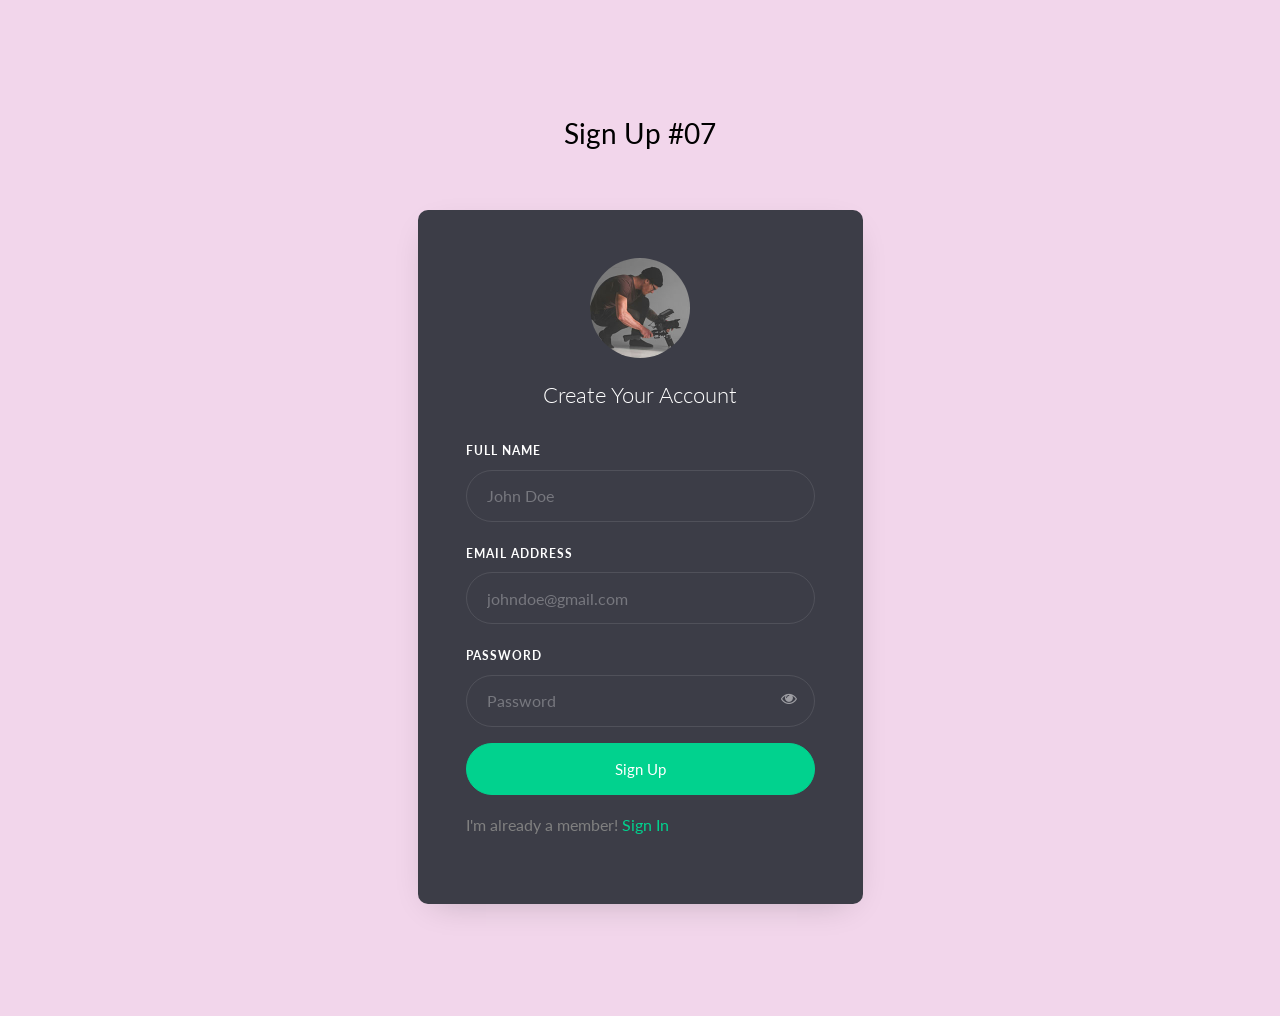
<file: static/signup-form-17/index.html>
<!doctype html>
<html lang="en">
  <head>
  	<title>Sign Up 07</title>
    <meta charset="utf-8">
    <meta name="viewport" content="width=device-width, initial-scale=1, shrink-to-fit=no">

	<link href="https://fonts.googleapis.com/css?family=Lato:300,400,700&display=swap" rel="stylesheet">

	<link rel="stylesheet" href="https://stackpath.bootstrapcdn.com/font-awesome/4.7.0/css/font-awesome.min.css">
	
	<link rel="stylesheet" href="css/style.css">

	</head>
	<body>
	<section class="ftco-section">
		<div class="container">
			<div class="row justify-content-center">
				<div class="col-md-6 text-center mb-5">
					<h2 class="heading-section">Sign Up #07</h2>
				</div>
			</div>
			<div class="row justify-content-center">
				<div class="col-md-7 col-lg-5">
					<div class="login-wrap p-4 p-md-5">
		      	<div class="img" style="background-image: url(images/bg.jpg);"></div>
		      	<h3 class="text-center mb-4">Create Your Account</h3>
						<form action="#" class="signup-form">
		      		<div class="form-group mb-3">
		      			<label class="label" for="name">Full Name</label>
		      			<input type="text" class="form-control" placeholder="John Doe">
		      		</div>
		      		<div class="form-group mb-3">
		      			<label class="label" for="email">Email Address</label>
		      			<input type="text" class="form-control" placeholder="johndoe@gmail.com">
		      		</div>
	            <div class="form-group mb-3">
	            	<label class="label" for="password">Password</label>
	              <input id="password-field" type="password" class="form-control" placeholder="Password">
	              <span toggle="#password-field" class="fa fa-fw fa-eye field-icon toggle-password"></span>
	            </div>
	            <div class="form-group">
	            	<button type="submit" class="form-control btn btn-primary submit px-3">Sign Up</button>
	            </div>
	          </form>
	          <p>I'm already a member! <a data-toggle="tab" href="#signin">Sign In</a></p>
	        </div>
				</div>
			</div>
		</div>
	</section>

	<script src="js/jquery.min.js"></script>
  <script src="js/popper.js"></script>
  <script src="js/bootstrap.min.js"></script>
  <script src="js/main.js"></script>

	</body>
</html>
</file>
